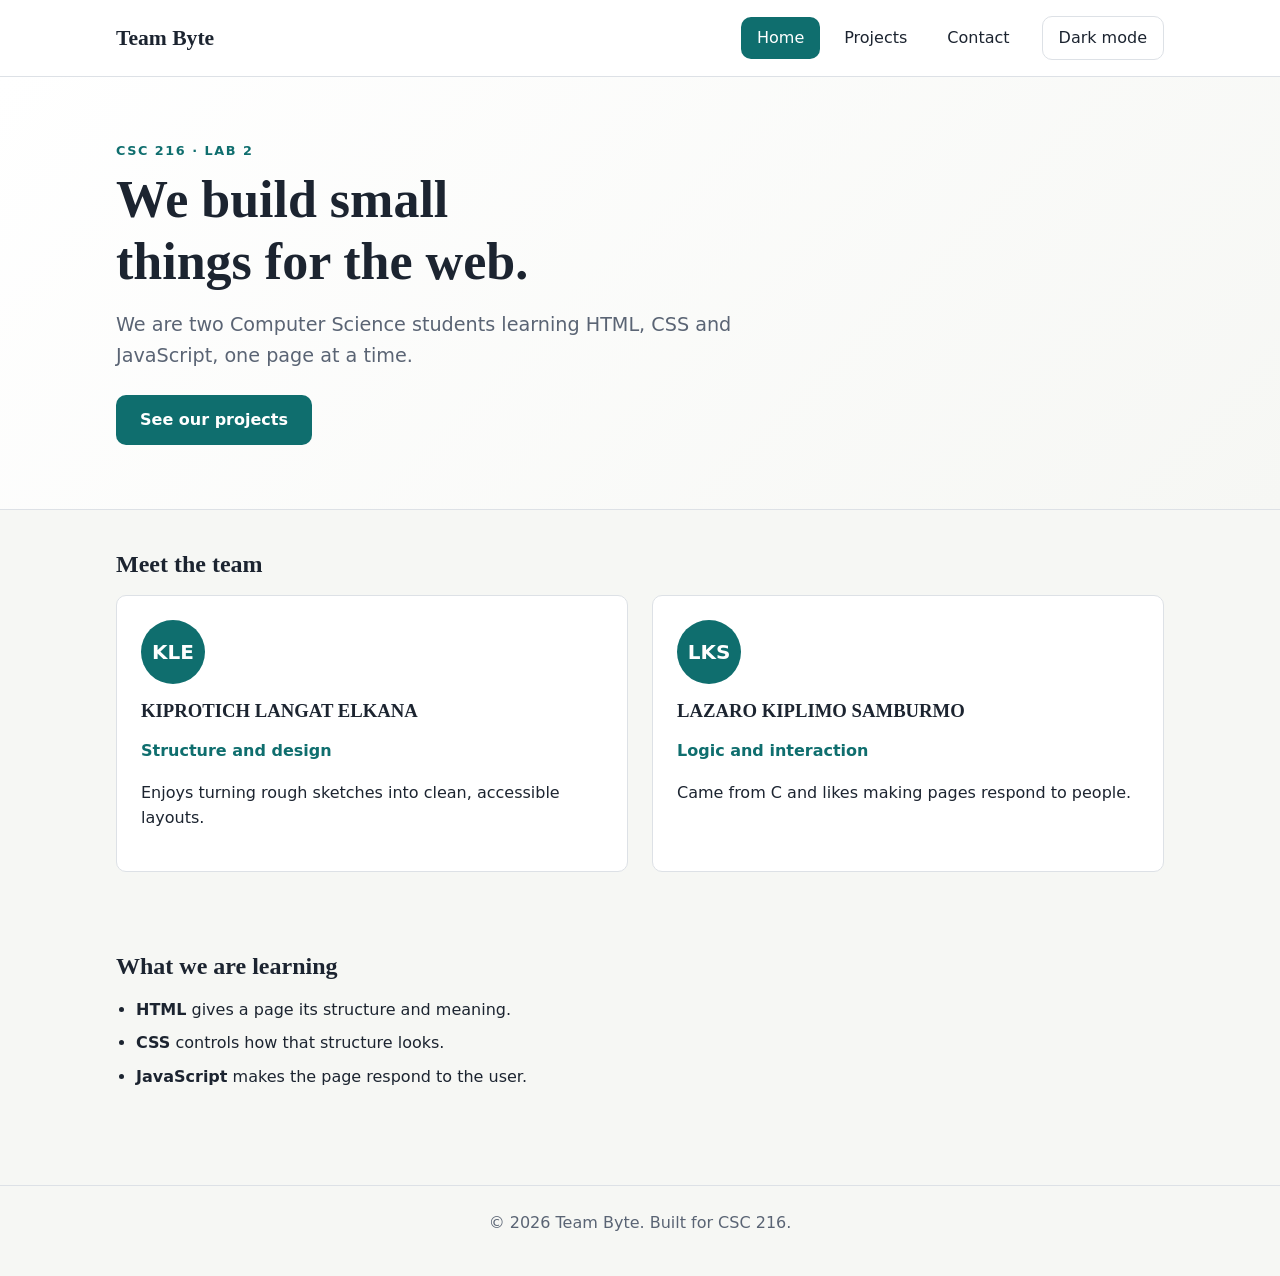
<file: index.html>
<!DOCTYPE html>
<html lang="en">
<head>
  <meta charset="UTF-8">
  <meta name="viewport" content="width=device-width, initial-scale=1.0">
  <meta name="description" content="Team Byte: a CSC 216 web development pair.">
  <title>Home | Team Byte</title>
  <link rel="stylesheet" href="styles.css">
  <script src="script.js" defer></script>
</head>
<body>
  <a class="skip-link" href="#main">Skip to main content</a>

  <header class="site-header">
    <div class="container header-inner">
      <a class="logo" href="index.html">Team Byte</a>
      <button class="nav-toggle" type="button" aria-expanded="false" aria-controls="site-nav">Menu</button>
      <nav id="site-nav" class="site-nav" aria-label="Main">
        <ul>
          <li><a href="index.html" aria-current="page">Home</a></li>
          <li><a href="projects.html">Projects</a></li>
          <li><a href="contact.html">Contact</a></li>
        </ul>
      </nav>
      <button class="theme-toggle" type="button" aria-pressed="false">Dark mode</button>
    </div>
  </header>

  <main id="main">
    <section class="hero">
      <div class="container">
        <p class="eyebrow">CSC 216 · Lab 2</p>
        <h1>We build small things for the web.</h1>
        <p class="lead">We are two Computer Science students learning HTML, CSS and JavaScript, one page at a time.</p>
        <a class="button" href="projects.html">See our projects</a>
      </div>
    </section>

    <section class="container section" aria-labelledby="team-heading">
      <h2 id="team-heading">Meet the team</h2>
      <div class="team-grid">
        <article class="card">
          <div class="avatar" aria-hidden="true">KLE</div>
          <h3>KIPROTICH LANGAT ELKANA</h3>
          <p class="role">Structure and design</p>
          <p>Enjoys turning rough sketches into clean, accessible layouts.</p>
        </article>
        <article class="card">
          <div class="avatar" aria-hidden="true">LKS</div>
          <h3>LAZARO KIPLIMO SAMBURMO</h3>
          <p class="role">Logic and interaction</p>
          <p>Came from C and likes making pages respond to people.</p>
        </article>
      </div>
    </section>

    <section class="container section" aria-labelledby="learning-heading">
      <h2 id="learning-heading">What we are learning</h2>
      <ul class="skill-list">
        <li><strong>HTML</strong> gives a page its structure and meaning.</li>
        <li><strong>CSS</strong> controls how that structure looks.</li>
        <li><strong>JavaScript</strong> makes the page respond to the user.</li>
      </ul>
    </section>
  </main>

  <footer class="site-footer">
    <div class="container">
      <p>© <span id="year">2026</span> Team Byte. Built for CSC 216.</p>
    </div>
  </footer>
</body>
</html>
</file>
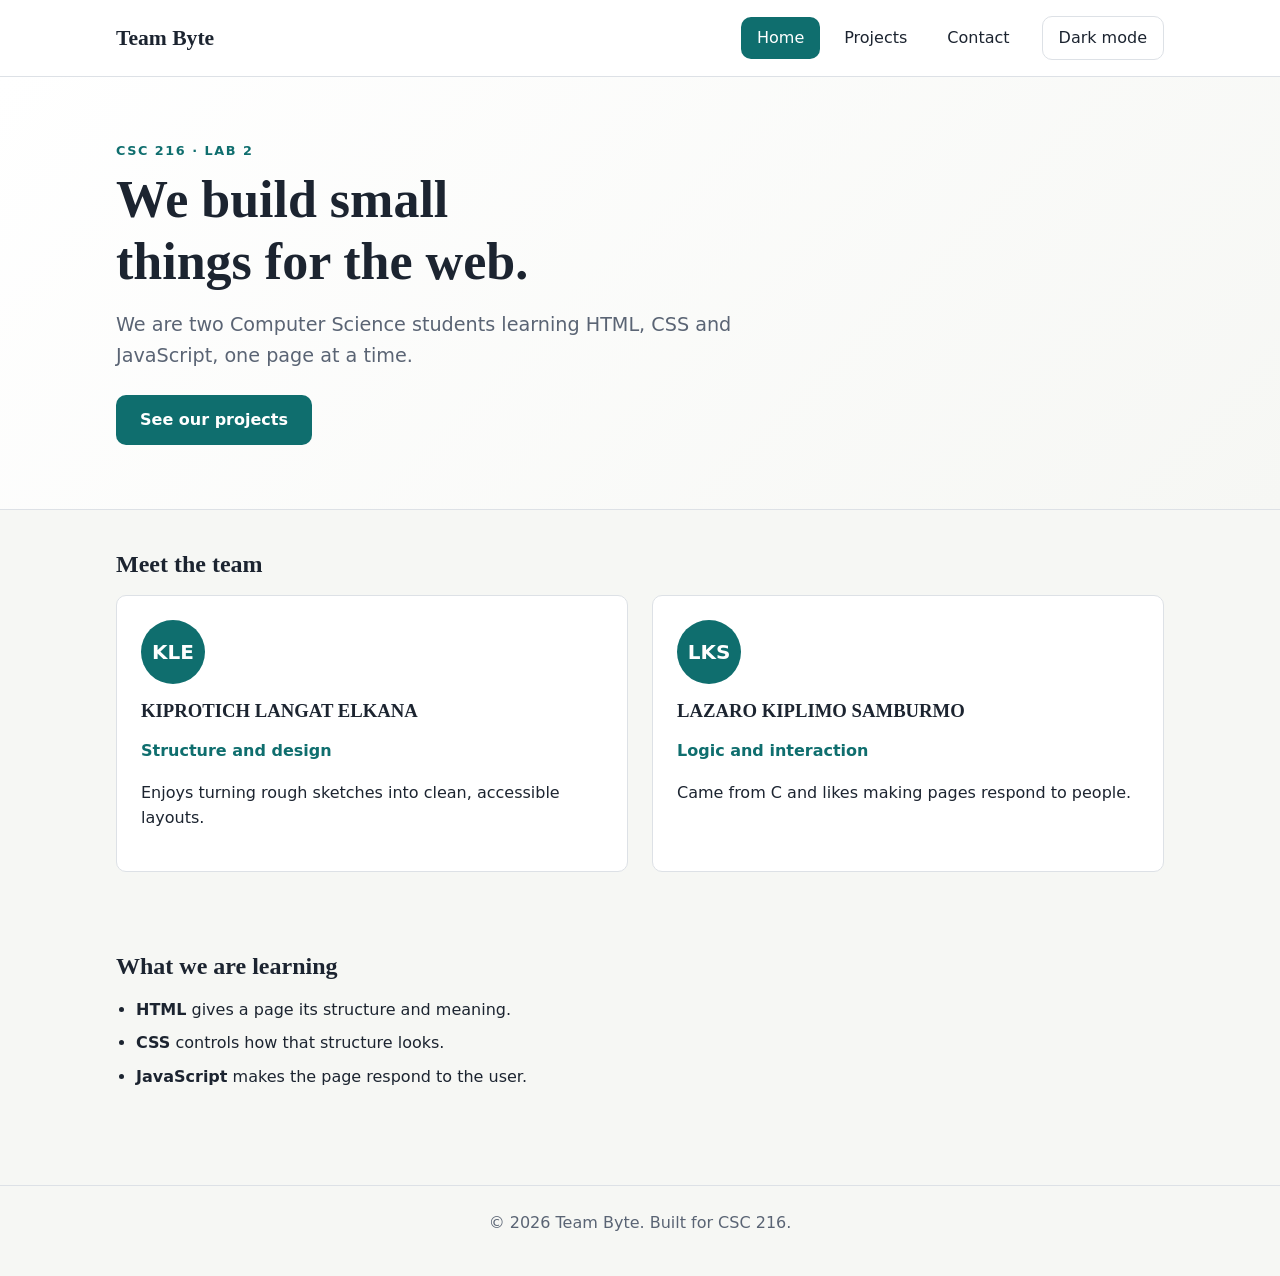
<file: css/index.html>
<!DOCTYPE html>
<html lang="en">
<head>
  <meta charset="UTF-8">
  <meta name="viewport" content="width=device-width, initial-scale=1.0">
  <meta name="description" content="Team Byte: a CSC 216 web development pair.">
<title>Home | Team Byte</title>
  <link rel="stylesheet" href="css/styles.css">
  <script src="js/script.js" defer></script>
</head>
<body>
  <a class="skip-link" href="#main">Skip to main content</a>

  <header class="site-header">
    <div class="container header-inner">
      <a class="logo" href="index.html">Team Byte</a>
      <button class="nav-toggle" type="button" aria-expanded="false" aria-controls="site-nav">Menu</button>
      <nav id="site-nav" class="site-nav" aria-label="Main">
        <ul>
          <li><a href="index.html" aria-current="page">Home</a></li>
          <li><a href="projects.html">Projects</a></li>
          <li><a href="contact.html">Contact</a></li>
        </ul>
      </nav>
      <button class="theme-toggle" type="button" aria-pressed="false">Dark mode</button>
    </div>
  </header>

  <main id="main">
    <section class="hero">
      <div class="container">
        <p class="eyebrow">CSC 216 · Lab 2</p>
        <h1>We build small things for the web.</h1>
        <p class="lead">We are two Computer Science students learning HTML, CSS and JavaScript, one page at a time.</p>
        <a class="button" href="projects.html">See our projects</a>
      </div>
    </section>

    <section class="container section" aria-labelledby="team-heading">
      <h2 id="team-heading">Meet the team</h2>
      <div class="team-grid">
        <article class="card">
          <div class="avatar" aria-hidden="true">KLE</div>
          <h3>KIPROTICH LANGAT ELKANA</h3>
          <p class="role">Structure and design</p>
          <p>Enjoys turning rough sketches into clean, accessible layouts.</p>
        </article>
        <article class="card">
          <div class="avatar" aria-hidden="true">LKS</div>
          <h3>LAZARO KIPLIMO SAMBURMO</h3>
          <p class="role">Logic and interaction</p>
          <p>Came from C and likes making pages respond to people.</p>
        </article>
      </div>
    </section>

    <section class="container section" aria-labelledby="learning-heading">
      <h2 id="learning-heading">What we are learning</h2>
      <ul class="skill-list">
        <li><strong>HTML</strong> gives a page its structure and meaning.</li>
         <li><strong>CSS</strong> controls how that structure looks.</li>
        <li><strong>JavaScript</strong> makes the page respond to the user.</li>
      </ul>
    </section>
  </main>

  <footer class="site-footer">
    <div class="container">
      <p>© <span id="year">2026</span> Team Byte. Built for CSC 216.</p>
    </div>
  </footer>
</body>
</html>
</file>
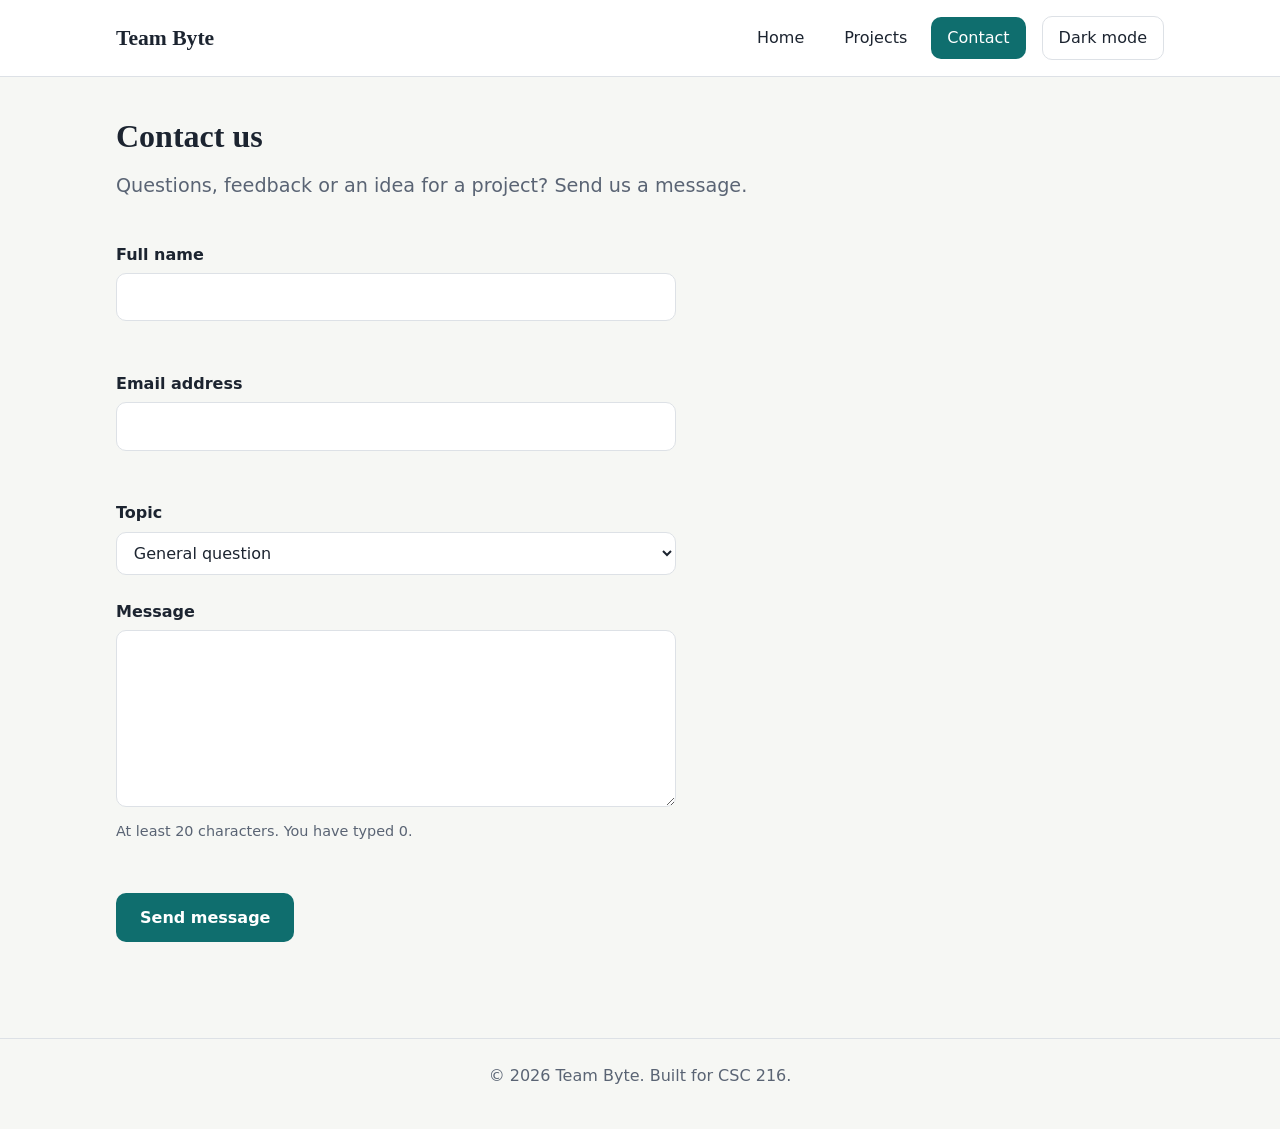
<file: contact.html>
<!DOCTYPE html>
<html lang="en">
<head>
  <meta charset="UTF-8">
  <meta name="viewport" content="width=device-width, initial-scale=1.0">
  <meta name="description" content="Send a message to Team Byte.">
  <title>Contact | Team Byte</title>
  <link rel="stylesheet" href="styles.css">
  <script src="script.js" defer></script>
</head>
<body>
  <a class="skip-link" href="#main">Skip to main content</a>

  <header class="site-header">
    <div class="container header-inner">
      <a class="logo" href="index.html">Team Byte</a>
      <button class="nav-toggle" type="button" aria-expanded="false" aria-controls="site-nav">Menu</button>
      <nav id="site-nav" class="site-nav" aria-label="Main">
        <ul>
          <li><a href="index.html">Home</a></li>
          <li><a href="projects.html">Projects</a></li>
          <li><a href="contact.html" aria-current="page">Contact</a></li>
        </ul>
      </nav>
      <button class="theme-toggle" type="button" aria-pressed="false">Dark mode</button>
      </div>
  </header>

  <main id="main" class="container">
    <header class="page-header">
      <h1>Contact us</h1>
      <p class="lead">Questions, feedback or an idea for a project? Send us a message.</p>
    </header>

    <form id="contact-form" class="contact-form" novalidate>
      <div class="field">
        <label for="name">Full name</label>
        <input type="text" id="name" name="name" autocomplete="name" required aria-describedby="name-error">
        <p class="error" id="name-error"></p>
      </div>

      <div class="field">
        <label for="email">Email address</label>
        <input type="email" id="email" name="email" autocomplete="email" required aria-describedby="email-error">
        <p class="error" id="email-error"></p>
      </div>

      <div class="field">
        <label for="topic">Topic</label>
        <select id="topic" name="topic">
          <option value="general">General question</option>
          <option value="collaboration">Collaboration</option>
          <option value="feedback">Feedback on our site</option>
        </select>
      </div>

      <div class="field">
        <label for="message">Message</label>
        <textarea id="message" name="message" rows="6" required minlength="20" aria-describedby="message-hint message-error"></textarea>
        <p class="hint" id="message-hint">At least 20 characters. You have typed <span id="char-count">0</span>.</p>
        <p class="error" id="message-error"></p>
      </div>

      <button class="button" type="submit">Send message</button>
      <p id="form-status" class="form-status" role="status"></p>
    </form>
  </main>

  <footer class="site-footer">
    <div class="container">
      <p>© <span id="year">2026</span> Team Byte. Built for CSC 216.</p>
    </div>
  </footer>
</body>
</html>
</file>
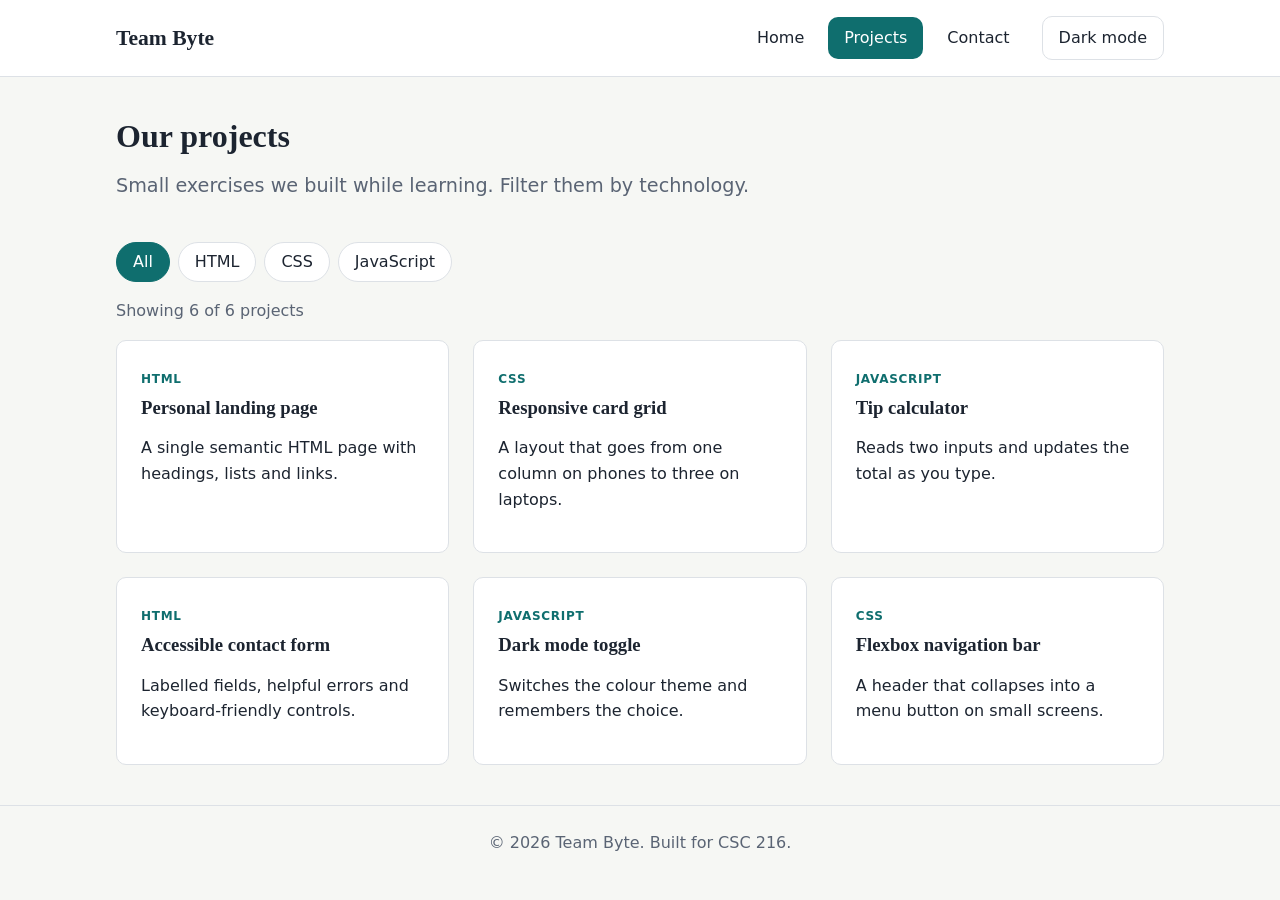
<file: projects.html>
<!DOCTYPE html>
<html lang="en">
<head>
  <meta charset="UTF-8">
  <meta name="viewport" content="width=device-width, initial-scale=1.0">
  <meta name="description" content="Projects built by Team Byte while learning web development.">
  <title>Projects | Team Byte</title>
  <link rel="stylesheet" href="styles.css">
  <script src="script.js" defer></script>
</head>
<body>
  <a class="skip-link" href="#main">Skip to main content</a>

  <header class="site-header">
    <div class="container header-inner">
      <a class="logo" href="index.html">Team Byte</a>
      <button class="nav-toggle" type="button" aria-expanded="false" aria-controls="site-nav">Menu</button>
      <nav id="site-nav" class="site-nav" aria-label="Main">
        <ul>
          <li><a href="index.html">Home</a></li>
          <li><a href="projects.html" aria-current="page">Projects</a></li>
          <li><a href="contact.html">Contact</a></li>
        </ul>
      </nav>
      <button class="theme-toggle" type="button" aria-pressed="false">Dark mode</button>
    </div>
  </header>

  <main id="main" class="container">
    <header class="page-header">
      <h1>Our projects</h1>
      <p class="lead">Small exercises we built while learning. Filter them by technology.</p>
    </header>

    <div class="filters" role="group" aria-label="Filter projects by technology">
      <button class="filter-btn" type="button" data-filter="all" aria-pressed="true">All</button>
      <button class="filter-btn" type="button" data-filter="html" aria-pressed="false">HTML</button>
      <button class="filter-btn" type="button" data-filter="css" aria-pressed="false">CSS</button>
      <button class="filter-btn" type="button" data-filter="js" aria-pressed="false">JavaScript</button>
    </div>

    <p id="project-count" class="project-count" aria-live="polite"></p>
    <div id="project-list" class="project-grid"></div>

    <noscript>
      <p>Turn on JavaScript to see the project list.</p>
    </noscript>
  </main>

  <footer class="site-footer">
    <div class="container">
      <p>© <span id="year">2026</span> Team Byte. Built for CSC 216.</p>
    </div>
  </footer>
  </body>
</html>
</file>
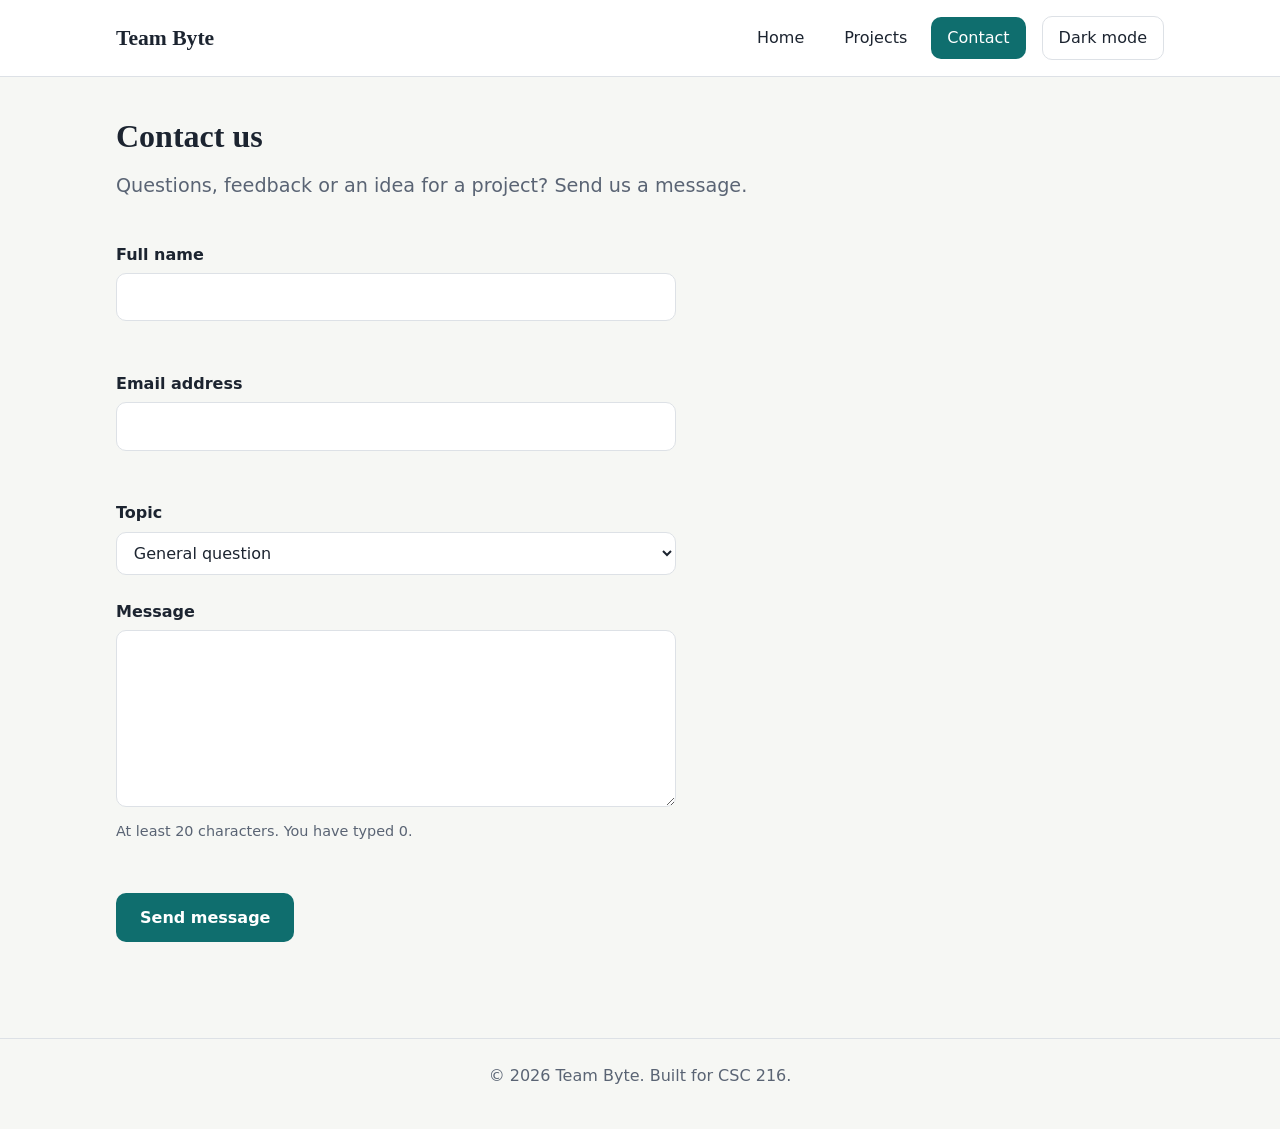
<file: css/contact.html>
<!DOCTYPE html>
<html lang="en">
<head>
  <meta charset="UTF-8">
  <meta name="viewport" content="width=device-width, initial-scale=1.0">
  <meta name="description" content="Send a message to Team Byte.">
  <title>Contact | Team Byte</title>
  <link rel="stylesheet" href="css/styles.css">
  <script src="js/script.js" defer></script>
</head>
<body>
  <a class="skip-link" href="#main">Skip to main content</a>

  <header class="site-header">
    <div class="container header-inner">
      <a class="logo" href="index.html">Team Byte</a>
      <button class="nav-toggle" type="button" aria-expanded="false" aria-controls="site-nav">Menu</button>
      <nav id="site-nav" class="site-nav" aria-label="Main">
        <ul>
          <li><a href="index.html">Home</a></li>
          <li><a href="projects.html">Projects</a></li>
          <li><a href="contact.html" aria-current="page">Contact</a></li>
        </ul>
      </nav>
      <button class="theme-toggle" type="button" aria-pressed="false">Dark mode</button>
      </div>
  </header>

  <main id="main" class="container">
    <header class="page-header">
      <h1>Contact us</h1>
      <p class="lead">Questions, feedback or an idea for a project? Send us a message.</p>
    </header>

    <form id="contact-form" class="contact-form" novalidate>
      <div class="field">
        <label for="name">Full name</label>
        <input type="text" id="name" name="name" autocomplete="name" required aria-describedby="name-error">
        <p class="error" id="name-error"></p>
      </div>

      <div class="field">
        <label for="email">Email address</label>
        <input type="email" id="email" name="email" autocomplete="email" required aria-describedby="email-error">
        <p class="error" id="email-error"></p>
      </div>

      <div class="field">
        <label for="topic">Topic</label>
        <select id="topic" name="topic">
          <option value="general">General question</option>
          <option value="collaboration">Collaboration</option>
          <option value="feedback">Feedback on our site</option>
        </select>
      </div>

      <div class="field">
        <label for="message">Message</label>
        <textarea id="message" name="message" rows="6" required minlength="20" aria-describedby="message-hint message-error"></textarea>
        <p class="hint" id="message-hint">At least 20 characters. You have typed <span id="char-count">0</span>.</p>
        <p class="error" id="message-error"></p>
      </div>

      <button class="button" type="submit">Send message</button>
      <p id="form-status" class="form-status" role="status"></p>
    </form>
  </main>

  <footer class="site-footer">
    <div class="container">
      <p>© <span id="year">2026</span> Team Byte. Built for CSC 216.</p>
    </div>
  </footer>
</body>
</html>
</file>
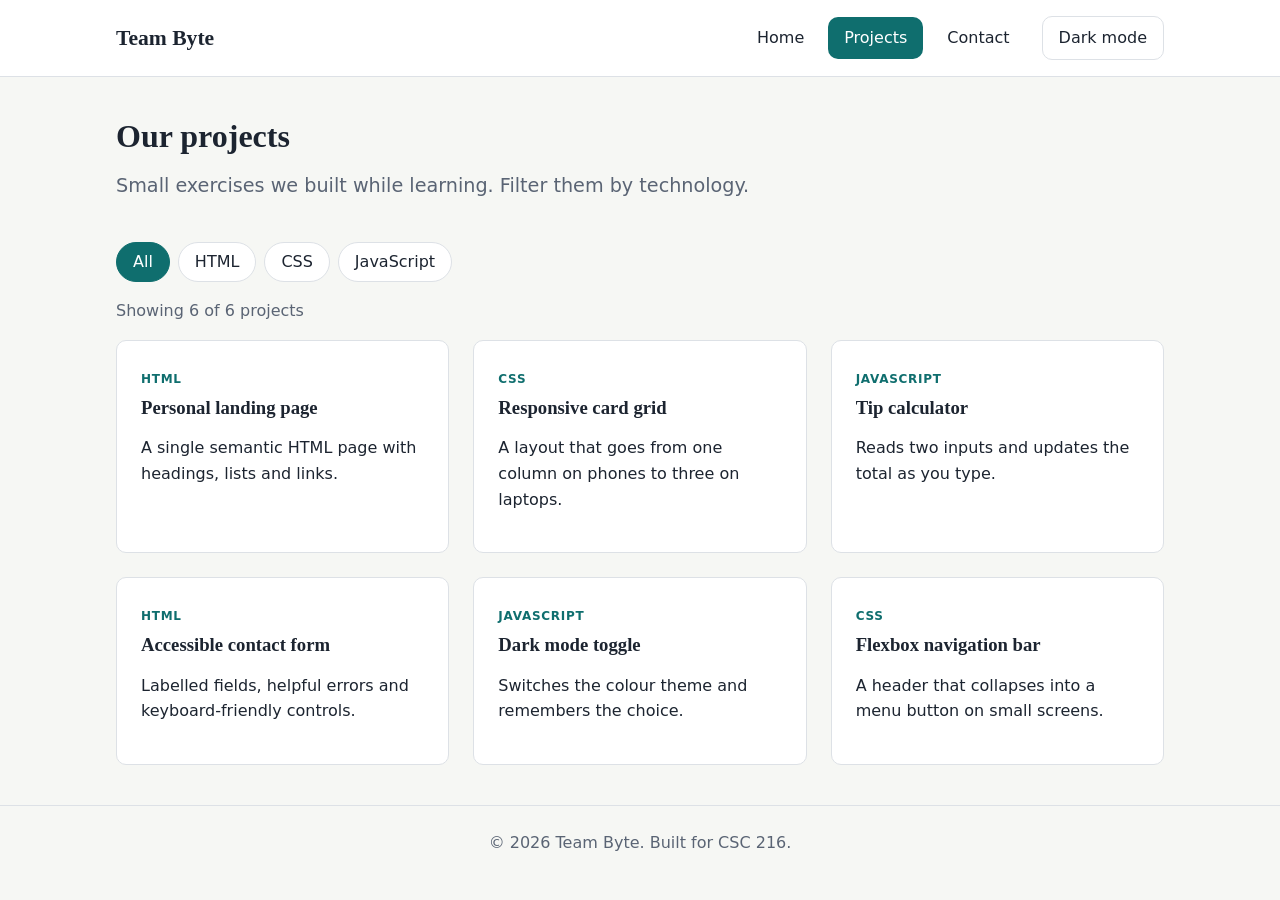
<file: css/projects.html>
<!DOCTYPE html>
<html lang="en">
<head>
  <meta charset="UTF-8">
  <meta name="viewport" content="width=device-width, initial-scale=1.0">
  <meta name="description" content="Projects built by Team Byte while learning web development.">
  <title>Projects | Team Byte</title>
  <link rel="stylesheet" href="css/styles.css">
  <script src="js/script.js" defer></script>
</head>
<body>
  <a class="skip-link" href="#main">Skip to main content</a>

  <header class="site-header">
    <div class="container header-inner">
      <a class="logo" href="index.html">Team Byte</a>
      <button class="nav-toggle" type="button" aria-expanded="false" aria-controls="site-nav">Menu</button>
      <nav id="site-nav" class="site-nav" aria-label="Main">
        <ul>
          <li><a href="index.html">Home</a></li>
          <li><a href="projects.html" aria-current="page">Projects</a></li>
          <li><a href="contact.html">Contact</a></li>
        </ul>
      </nav>
      <button class="theme-toggle" type="button" aria-pressed="false">Dark mode</button>
    </div>
  </header>

  <main id="main" class="container">
    <header class="page-header">
      <h1>Our projects</h1>
      <p class="lead">Small exercises we built while learning. Filter them by technology.</p>
    </header>

    <div class="filters" role="group" aria-label="Filter projects by technology">
      <button class="filter-btn" type="button" data-filter="all" aria-pressed="true">All</button>
      <button class="filter-btn" type="button" data-filter="html" aria-pressed="false">HTML</button>
      <button class="filter-btn" type="button" data-filter="css" aria-pressed="false">CSS</button>
      <button class="filter-btn" type="button" data-filter="js" aria-pressed="false">JavaScript</button>
    </div>

    <p id="project-count" class="project-count" aria-live="polite"></p>
    <div id="project-list" class="project-grid"></div>

    <noscript>
      <p>Turn on JavaScript to see the project list.</p>
    </noscript>
  </main>

  <footer class="site-footer">
    <div class="container">
      <p>© <span id="year">2026</span> Team Byte. Built for CSC 216.</p>
    </div>
  </footer>
  </body>
</html>
</file>
<file: styles.css>
/* =====================================================
   Team website stylesheet (CSC 216, Lab 2)
   One file styles every page on the site.
   ===================================================== */

/* ---------- 1. Design tokens ---------- */
:root {
  --color-bg: #f6f7f4;
  --color-surface: #ffffff;
  --color-text: #1c2430;
  --color-muted: #5a6474;
  --color-primary: #0f6e6e;
  --color-primary-dark: #0a5050;
  --color-on-primary: #ffffff;
  --color-border: #dde1e6;
  --color-error: #b3261e;
  --color-success: #1e7b3a;

  --font-body: system-ui, -apple-system, "Segoe UI", Roboto, Arial, sans-serif;
  --font-heading: Georgia, "Times New Roman", serif;

  --space-1: 0.5rem;
  --space-2: 1rem;
  --space-3: 1.5rem;
    --space-4: 2.5rem;
  --space-5: 4rem;

  --radius: 10px;
  --max-width: 1080px;
}

body.dark {
  --color-bg: #11161d;
  --color-surface: #1a212b;
  --color-text: #e7ebf0;
  --color-muted: #a2abb9;
  --color-primary: #4fc1c1;
  --color-primary-dark: #83d8d8;
  --color-on-primary: #0b1f1f;
  --color-border: #2b3340;
  --color-error: #ff8a80;
  --color-success: #7ddc97;
  color-scheme: dark;
}
/* ---------- 2. Base and reset ---------- */
*,
*::before,
*::after {
  box-sizing: border-box;
}
body {
  margin: 0;
  font-family: var(--font-body);
  font-size: 1rem;
  line-height: 1.6;
  color: var(--color-text);
  background-color: var(--color-bg);
  transition: background-color 0.3s ease, color 0.3s ease;
}

h1,
h2,
h3 {
  font-family: var(--font-heading);
  line-height: 1.2;
  margin: 0 0 var(--space-2);
}

p {
  margin: 0 0 var(--space-2);
}

a {
  color: var(--color-primary);
}

a:hover {
  color: var(--color-primary-dark);
}

img {
  max-width: 100%;
  display: block;
}

:focus-visible {
  outline: 3px solid var(--color-primary);
  outline-offset: 3px;
}
/* ---------- 3. Layout helpers ---------- */
.container {
  width: 100%;
  max-width: var(--max-width);
  margin-inline: auto;
  padding-inline: var(--space-2);
}

.section {
  padding-block: var(--space-4);
}

.skip-link {
  position: absolute;
  top: -4rem;
  left: var(--space-2);
  z-index: 100;
  padding: var(--space-1) var(--space-2);
  border-radius: var(--radius);
  background-color: var(--color-primary);
  color: var(--color-on-primary);
}

.skip-link:focus {
  top: var(--space-2);
}
/* ---------- 4. Header and navigation ---------- */
.site-header {
  position: sticky;
  top: 0;
  z-index: 10;
  background-color: var(--color-surface);
  border-bottom: 1px solid var(--color-border);
}

.header-inner {
  display: flex;
  flex-wrap: wrap;
  align-items: center;
  gap: var(--space-2);
  padding-block: var(--space-2);
}

.logo {
  margin-right: auto;
  font-family: var(--font-heading);
  font-size: 1.35rem;
  font-weight: 700;
  color: var(--color-text);
  text-decoration: none;
}

.site-nav ul {
  display: flex;
  gap: var(--space-1);
  margin: 0;
  padding: 0;
  list-style: none;
}

.site-nav a {
  display: block;
  padding: var(--space-1) var(--space-2);
  border-radius: var(--radius);
  color: var(--color-text);
  font-weight: 500;
  text-decoration: none;
}

.site-nav a:hover {
  background-color: var(--color-bg);
}

.site-nav a[aria-current="page"] {
    background-color: var(--color-primary);
  color: var(--color-on-primary);
}

.nav-toggle,
.theme-toggle {
  padding: var(--space-1) var(--space-2);
  border: 1px solid var(--color-border);
  border-radius: var(--radius);
  background-color: transparent;
  color: var(--color-text);
  font: inherit;
  cursor: pointer;
}

.theme-toggle[aria-pressed="true"] {
  border-color: var(--color-primary);
  color: var(--color-primary);
}

.nav-toggle {
  display: none;
}
/* ---------- 5. Buttons and hero ---------- */
.button {
  display: inline-block;
  padding: 0.75rem 1.5rem;
  border: none;
  border-radius: var(--radius);
  background-color: var(--color-primary);
  color: var(--color-on-primary);
  font: inherit;
  font-weight: 600;
  text-decoration: none;
  cursor: pointer;
  transition: background-color 0.2s ease, transform 0.2s ease;
}

.button:hover {
  background-color: var(--color-primary-dark);
  color: var(--color-on-primary);
  transform: translateY(-2px);
}

.hero {
  padding-block: var(--space-5);
  background: linear-gradient(135deg, var(--color-surface), var(--color-bg));
  border-bottom: 1px solid var(--color-border);
}

.hero h1 {
  max-width: 18ch;
  font-size: clamp(2rem, 5vw, 3.25rem);
}

.eyebrow {
  margin-bottom: var(--space-1);
  color: var(--color-primary);
  font-size: 0.8rem;
  font-weight: 700;
  letter-spacing: 0.12em;
  text-transform: uppercase;
}

.lead {
  max-width: 55ch;
  margin-bottom: var(--space-3);
  color: var(--color-muted);
  font-size: 1.2rem;
}

.page-header {
  padding-block: var(--space-4) var(--space-2);
}
/* ---------- 6. Cards and grids ---------- */
.team-grid,
.project-grid {
  display: grid;
  grid-template-columns: repeat(auto-fit, minmax(260px, 1fr));
  gap: var(--space-3);
}

.card {
  padding: var(--space-3);
  border: 1px solid var(--color-border);
  border-radius: var(--radius);
  background-color: var(--color-surface);
}

.avatar {
  display: grid;
  place-items: center;
  width: 64px;
  height: 64px;
  margin-bottom: var(--space-2);
  border-radius: 50%;
  background-color: var(--color-primary);
  color: var(--color-on-primary);
  font-size: 1.25rem;
  font-weight: 700;
}

.role {
  color: var(--color-primary);
  font-weight: 600;
}

.skill-list {
  padding-left: 1.25rem;
}

.skill-list li {
     margin-bottom: var(--space-1);
}
/* ---------- 7. Projects page ---------- */
.filters {
  display: flex;
  flex-wrap: wrap;
  gap: var(--space-1);
  margin-bottom: var(--space-2);
}

.filter-btn {
  padding: 0.4rem 1rem;
  border: 1px solid var(--color-border);
  border-radius: 999px;
  background-color: var(--color-surface);
  color: var(--color-text);
  font: inherit;
  cursor: pointer;
}

.filter-btn[aria-pressed="true"] {
  border-color: var(--color-primary);
  background-color: var(--color-primary);
  color: var(--color-on-primary);
}

.project-count {
  color: var(--color-muted);
}

.tag {
  display: inline-block;
  margin-bottom: var(--space-1);
  color: var(--color-primary);
  font-size: 0.75rem;
  font-weight: 700;  letter-spacing: 0.06em;
  text-transform: uppercase;
}

/* ---------- 8. Contact form ---------- */
.contact-form {
  max-width: 560px;
  padding-bottom: var(--space-4);
}

.field {
  margin-bottom: var(--space-3);
}

label {
  display: block;
  margin-bottom: 0.35rem;
  font-weight: 600;
}

input,
select,
textarea {
  width: 100%;
  padding: 0.65rem 0.8rem;
  border: 1px solid var(--color-border);
  border-radius: var(--radius);
  background-color: var(--color-surface);
  color: var(--color-text);
  font: inherit;
}

input:focus,
select:focus,
textarea:focus {
  border-color: var(--color-primary);
}

input[aria-invalid="true"],
textarea[aria-invalid="true"] {
  border-color: var(--color-error);
}

.hint,
.error {
  margin: 0.35rem 0 0;
  font-size: 0.9rem;
}

.hint {
  color: var(--color-muted);
}

.error {
  min-height: 1.4em;
  color: var(--color-error);
}
.form-status {
  margin-top: var(--space-2);
  color: var(--color-success);
  font-weight: 600;
}
/* ---------- 9. Footer ---------- */
.site-footer {
  margin-top: var(--space-4);
  padding-block: var(--space-3);
  border-top: 1px solid var(--color-border);
  color: var(--color-muted);
  text-align: center;
}

/* ---------- 10. Small screens ---------- */
@media (max-width: 700px) {
  .nav-toggle {
    display: inline-block;
  }

  .site-nav {
    display: none;
    order: 3;
    width: 100%;
  }

  .site-nav.open {
    display: block;
  }

  .site-nav ul {
    flex-direction: column;
  }

  .section {
     padding-block: var(--space-3);
  }
}

/* ---------- 11. Respect reduced-motion preferences ---------- */
@media (prefers-reduced-motion: reduce) {
  *,
  *::before,
  *::after {
    transition: none !important;
  }
}
</file>
<file: css/css/styles.css>
/* =====================================================
   Team website stylesheet (CSC 216, Lab 2)
   One file styles every page on the site.
   ===================================================== */

/* ---------- 1. Design tokens ---------- */
:root {
  --color-bg: #f6f7f4;
  --color-surface: #ffffff;
  --color-text: #1c2430;
  --color-muted: #5a6474;
  --color-primary: #0f6e6e;
  --color-primary-dark: #0a5050;
  --color-on-primary: #ffffff;
  --color-border: #dde1e6;
  --color-error: #b3261e;
  --color-success: #1e7b3a;

  --font-body: system-ui, -apple-system, "Segoe UI", Roboto, Arial, sans-serif;
  --font-heading: Georgia, "Times New Roman", serif;

  --space-1: 0.5rem;
  --space-2: 1rem;
  --space-3: 1.5rem;
    --space-4: 2.5rem;
  --space-5: 4rem;

  --radius: 10px;
  --max-width: 1080px;
}

body.dark {
  --color-bg: #11161d;
  --color-surface: #1a212b;
  --color-text: #e7ebf0;
  --color-muted: #a2abb9;
  --color-primary: #4fc1c1;
  --color-primary-dark: #83d8d8;
  --color-on-primary: #0b1f1f;
  --color-border: #2b3340;
  --color-error: #ff8a80;
  --color-success: #7ddc97;
  color-scheme: dark;
}
/* ---------- 2. Base and reset ---------- */
*,
*::before,
*::after {
  box-sizing: border-box;
}
body {
  margin: 0;
  font-family: var(--font-body);
  font-size: 1rem;
  line-height: 1.6;
  color: var(--color-text);
  background-color: var(--color-bg);
  transition: background-color 0.3s ease, color 0.3s ease;
}

h1,
h2,
h3 {
  font-family: var(--font-heading);
  line-height: 1.2;
  margin: 0 0 var(--space-2);
}

p {
  margin: 0 0 var(--space-2);
}

a {
  color: var(--color-primary);
}

a:hover {
  color: var(--color-primary-dark);
}

img {
  max-width: 100%;
  display: block;
}

:focus-visible {
  outline: 3px solid var(--color-primary);
  outline-offset: 3px;
}
/* ---------- 3. Layout helpers ---------- */
.container {
  width: 100%;
  max-width: var(--max-width);
  margin-inline: auto;
  padding-inline: var(--space-2);
}

.section {
  padding-block: var(--space-4);
}

.skip-link {
  position: absolute;
  top: -4rem;
  left: var(--space-2);
  z-index: 100;
  padding: var(--space-1) var(--space-2);
  border-radius: var(--radius);
  background-color: var(--color-primary);
  color: var(--color-on-primary);
}

.skip-link:focus {
  top: var(--space-2);
}
/* ---------- 4. Header and navigation ---------- */
.site-header {
  position: sticky;
  top: 0;
  z-index: 10;
  background-color: var(--color-surface);
  border-bottom: 1px solid var(--color-border);
}

.header-inner {
  display: flex;
  flex-wrap: wrap;
  align-items: center;
  gap: var(--space-2);
  padding-block: var(--space-2);
}

.logo {
  margin-right: auto;
  font-family: var(--font-heading);
  font-size: 1.35rem;
  font-weight: 700;
  color: var(--color-text);
  text-decoration: none;
}

.site-nav ul {
  display: flex;
  gap: var(--space-1);
  margin: 0;
  padding: 0;
  list-style: none;
}

.site-nav a {
  display: block;
  padding: var(--space-1) var(--space-2);
  border-radius: var(--radius);
  color: var(--color-text);
  font-weight: 500;
  text-decoration: none;
}

.site-nav a:hover {
  background-color: var(--color-bg);
}

.site-nav a[aria-current="page"] {
    background-color: var(--color-primary);
  color: var(--color-on-primary);
}

.nav-toggle,
.theme-toggle {
  padding: var(--space-1) var(--space-2);
  border: 1px solid var(--color-border);
  border-radius: var(--radius);
  background-color: transparent;
  color: var(--color-text);
  font: inherit;
  cursor: pointer;
}

.theme-toggle[aria-pressed="true"] {
  border-color: var(--color-primary);
  color: var(--color-primary);
}

.nav-toggle {
  display: none;
}
/* ---------- 5. Buttons and hero ---------- */
.button {
  display: inline-block;
  padding: 0.75rem 1.5rem;
  border: none;
  border-radius: var(--radius);
  background-color: var(--color-primary);
  color: var(--color-on-primary);
  font: inherit;
  font-weight: 600;
  text-decoration: none;
  cursor: pointer;
  transition: background-color 0.2s ease, transform 0.2s ease;
}

.button:hover {
  background-color: var(--color-primary-dark);
  color: var(--color-on-primary);
  transform: translateY(-2px);
}

.hero {
  padding-block: var(--space-5);
  background: linear-gradient(135deg, var(--color-surface), var(--color-bg));
  border-bottom: 1px solid var(--color-border);
}

.hero h1 {
  max-width: 18ch;
  font-size: clamp(2rem, 5vw, 3.25rem);
}

.eyebrow {
  margin-bottom: var(--space-1);
  color: var(--color-primary);
  font-size: 0.8rem;
  font-weight: 700;
  letter-spacing: 0.12em;
  text-transform: uppercase;
}

.lead {
  max-width: 55ch;
  margin-bottom: var(--space-3);
  color: var(--color-muted);
  font-size: 1.2rem;
}

.page-header {
  padding-block: var(--space-4) var(--space-2);
}
/* ---------- 6. Cards and grids ---------- */
.team-grid,
.project-grid {
  display: grid;
  grid-template-columns: repeat(auto-fit, minmax(260px, 1fr));
  gap: var(--space-3);
}

.card {
  padding: var(--space-3);
  border: 1px solid var(--color-border);
  border-radius: var(--radius);
  background-color: var(--color-surface);
}

.avatar {
  display: grid;
  place-items: center;
  width: 64px;
  height: 64px;
  margin-bottom: var(--space-2);
  border-radius: 50%;
  background-color: var(--color-primary);
  color: var(--color-on-primary);
  font-size: 1.25rem;
  font-weight: 700;
}

.role {
  color: var(--color-primary);
  font-weight: 600;
}

.skill-list {
  padding-left: 1.25rem;
}

.skill-list li {
     margin-bottom: var(--space-1);
}
/* ---------- 7. Projects page ---------- */
.filters {
  display: flex;
  flex-wrap: wrap;
  gap: var(--space-1);
  margin-bottom: var(--space-2);
}

.filter-btn {
  padding: 0.4rem 1rem;
  border: 1px solid var(--color-border);
  border-radius: 999px;
  background-color: var(--color-surface);
  color: var(--color-text);
  font: inherit;
  cursor: pointer;
}

.filter-btn[aria-pressed="true"] {
  border-color: var(--color-primary);
  background-color: var(--color-primary);
  color: var(--color-on-primary);
}

.project-count {
  color: var(--color-muted);
}

.tag {
  display: inline-block;
  margin-bottom: var(--space-1);
  color: var(--color-primary);
  font-size: 0.75rem;
  font-weight: 700;  letter-spacing: 0.06em;
  text-transform: uppercase;
}

/* ---------- 8. Contact form ---------- */
.contact-form {
  max-width: 560px;
  padding-bottom: var(--space-4);
}

.field {
  margin-bottom: var(--space-3);
}

label {
  display: block;
  margin-bottom: 0.35rem;
  font-weight: 600;
}

input,
select,
textarea {
  width: 100%;
  padding: 0.65rem 0.8rem;
  border: 1px solid var(--color-border);
  border-radius: var(--radius);
  background-color: var(--color-surface);
  color: var(--color-text);
  font: inherit;
}

input:focus,
select:focus,
textarea:focus {
  border-color: var(--color-primary);
}

input[aria-invalid="true"],
textarea[aria-invalid="true"] {
  border-color: var(--color-error);
}

.hint,
.error {
  margin: 0.35rem 0 0;
  font-size: 0.9rem;
}

.hint {
  color: var(--color-muted);
}

.error {
  min-height: 1.4em;
  color: var(--color-error);
}
.form-status {
  margin-top: var(--space-2);
  color: var(--color-success);
  font-weight: 600;
}
/* ---------- 9. Footer ---------- */
.site-footer {
  margin-top: var(--space-4);
  padding-block: var(--space-3);
  border-top: 1px solid var(--color-border);
  color: var(--color-muted);
  text-align: center;
}

/* ---------- 10. Small screens ---------- */
@media (max-width: 700px) {
  .nav-toggle {
    display: inline-block;
  }

  .site-nav {
    display: none;
    order: 3;
    width: 100%;
  }

  .site-nav.open {
    display: block;
  }

  .site-nav ul {
    flex-direction: column;
  }

  .section {
     padding-block: var(--space-3);
  }
}

/* ---------- 11. Respect reduced-motion preferences ---------- */
@media (prefers-reduced-motion: reduce) {
  *,
  *::before,
  *::after {
    transition: none !important;
  }
}
</file>
